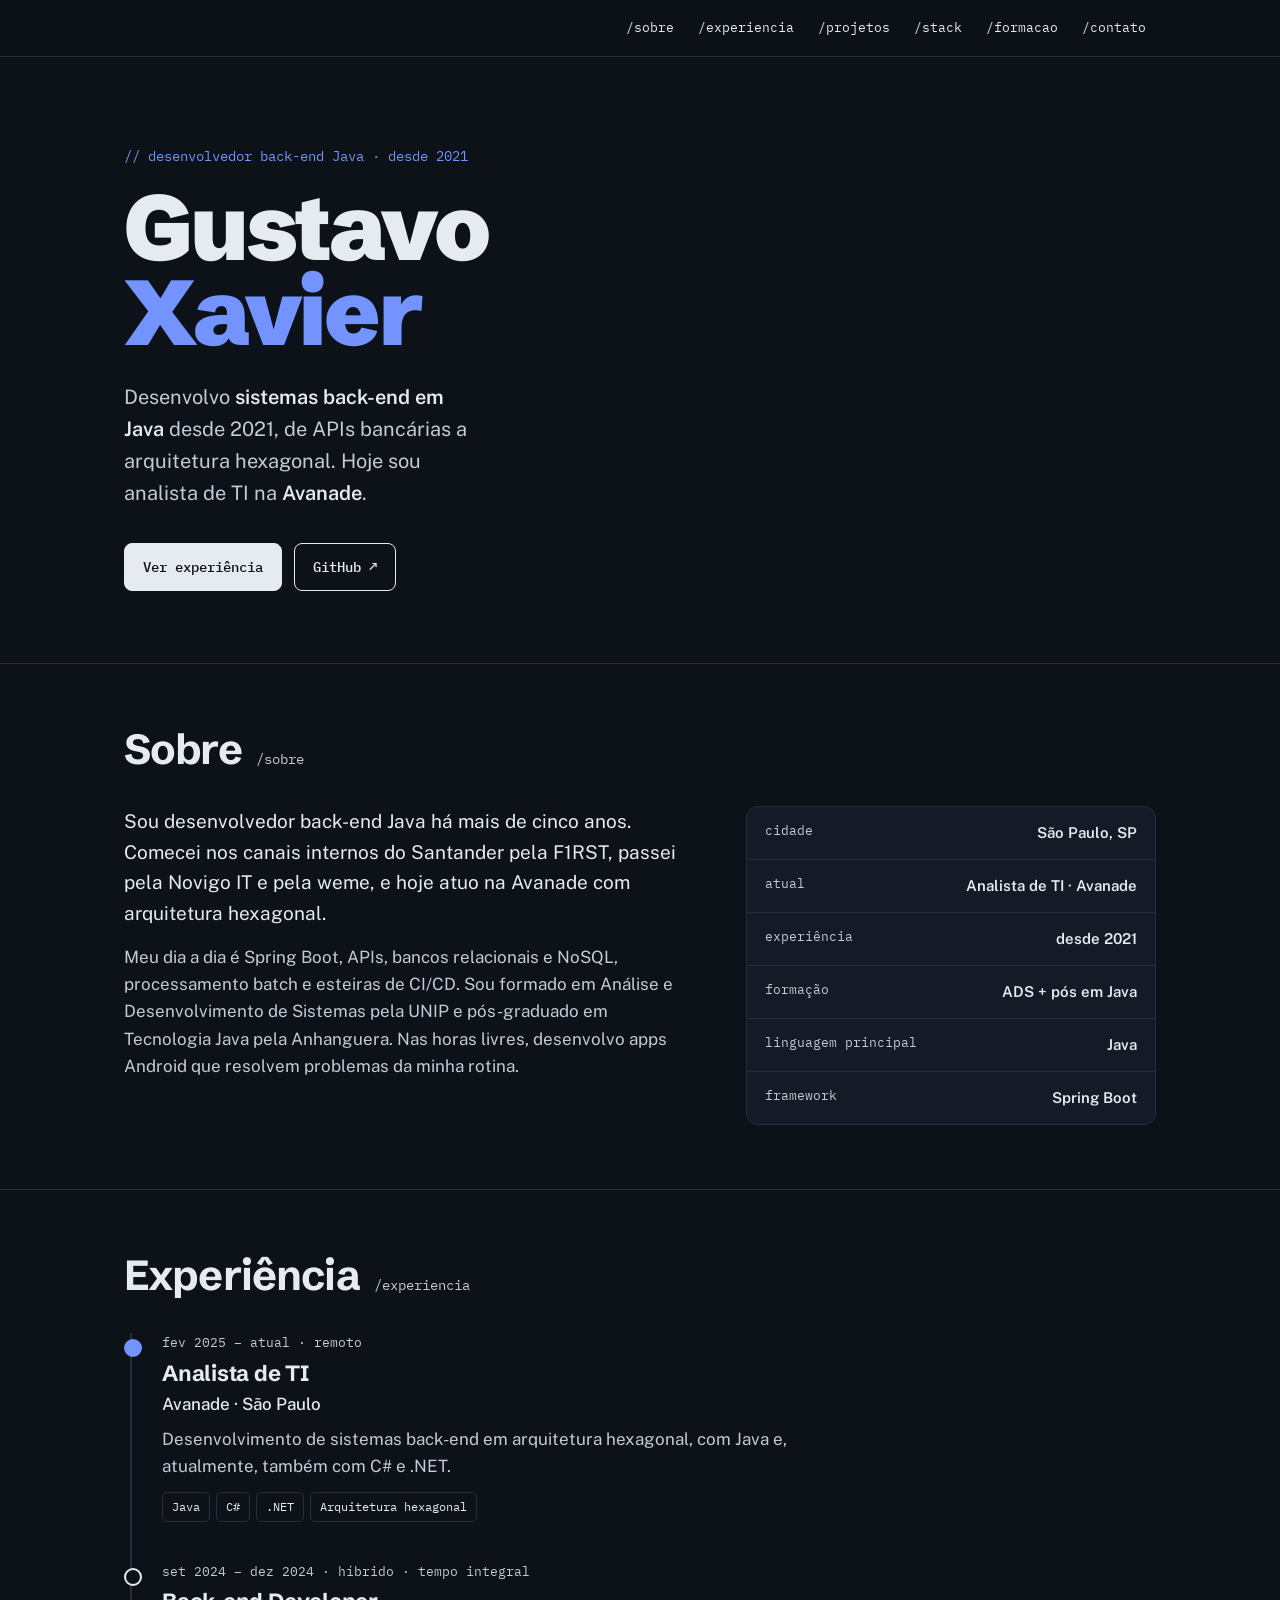
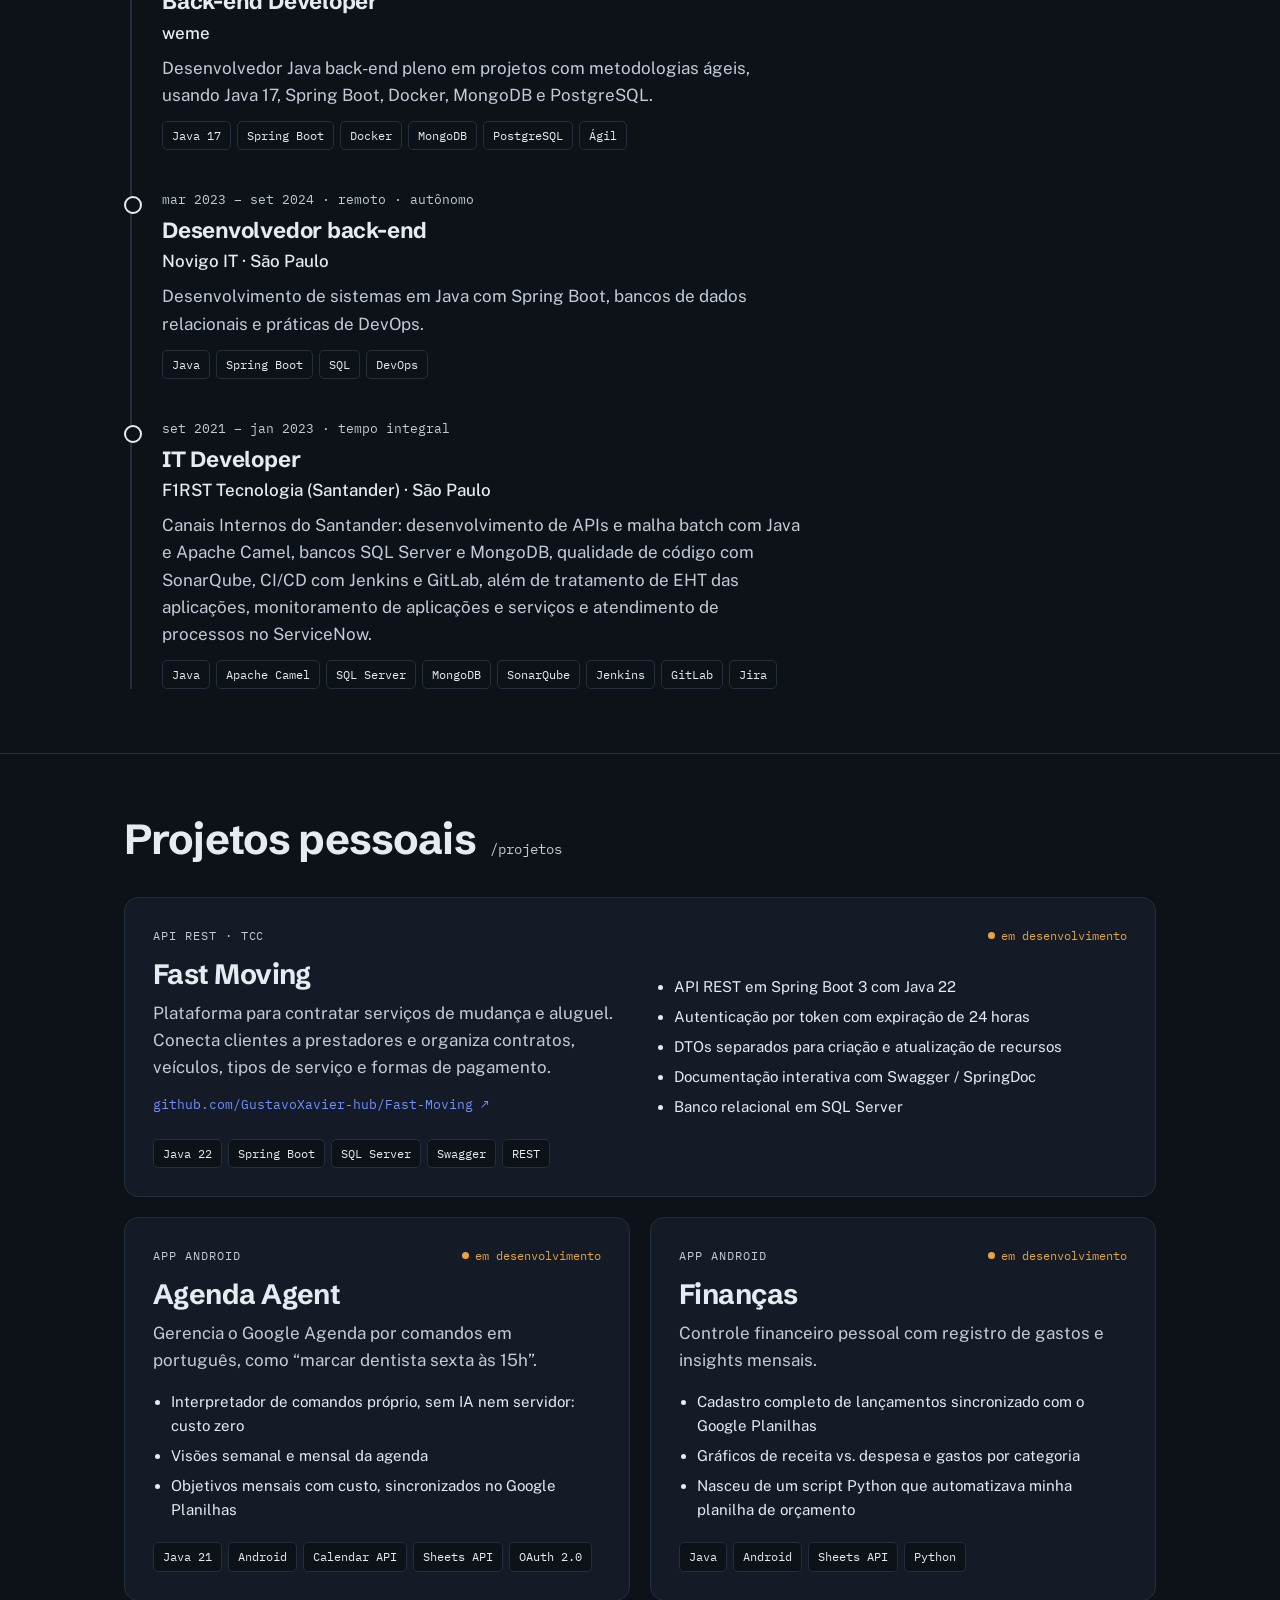
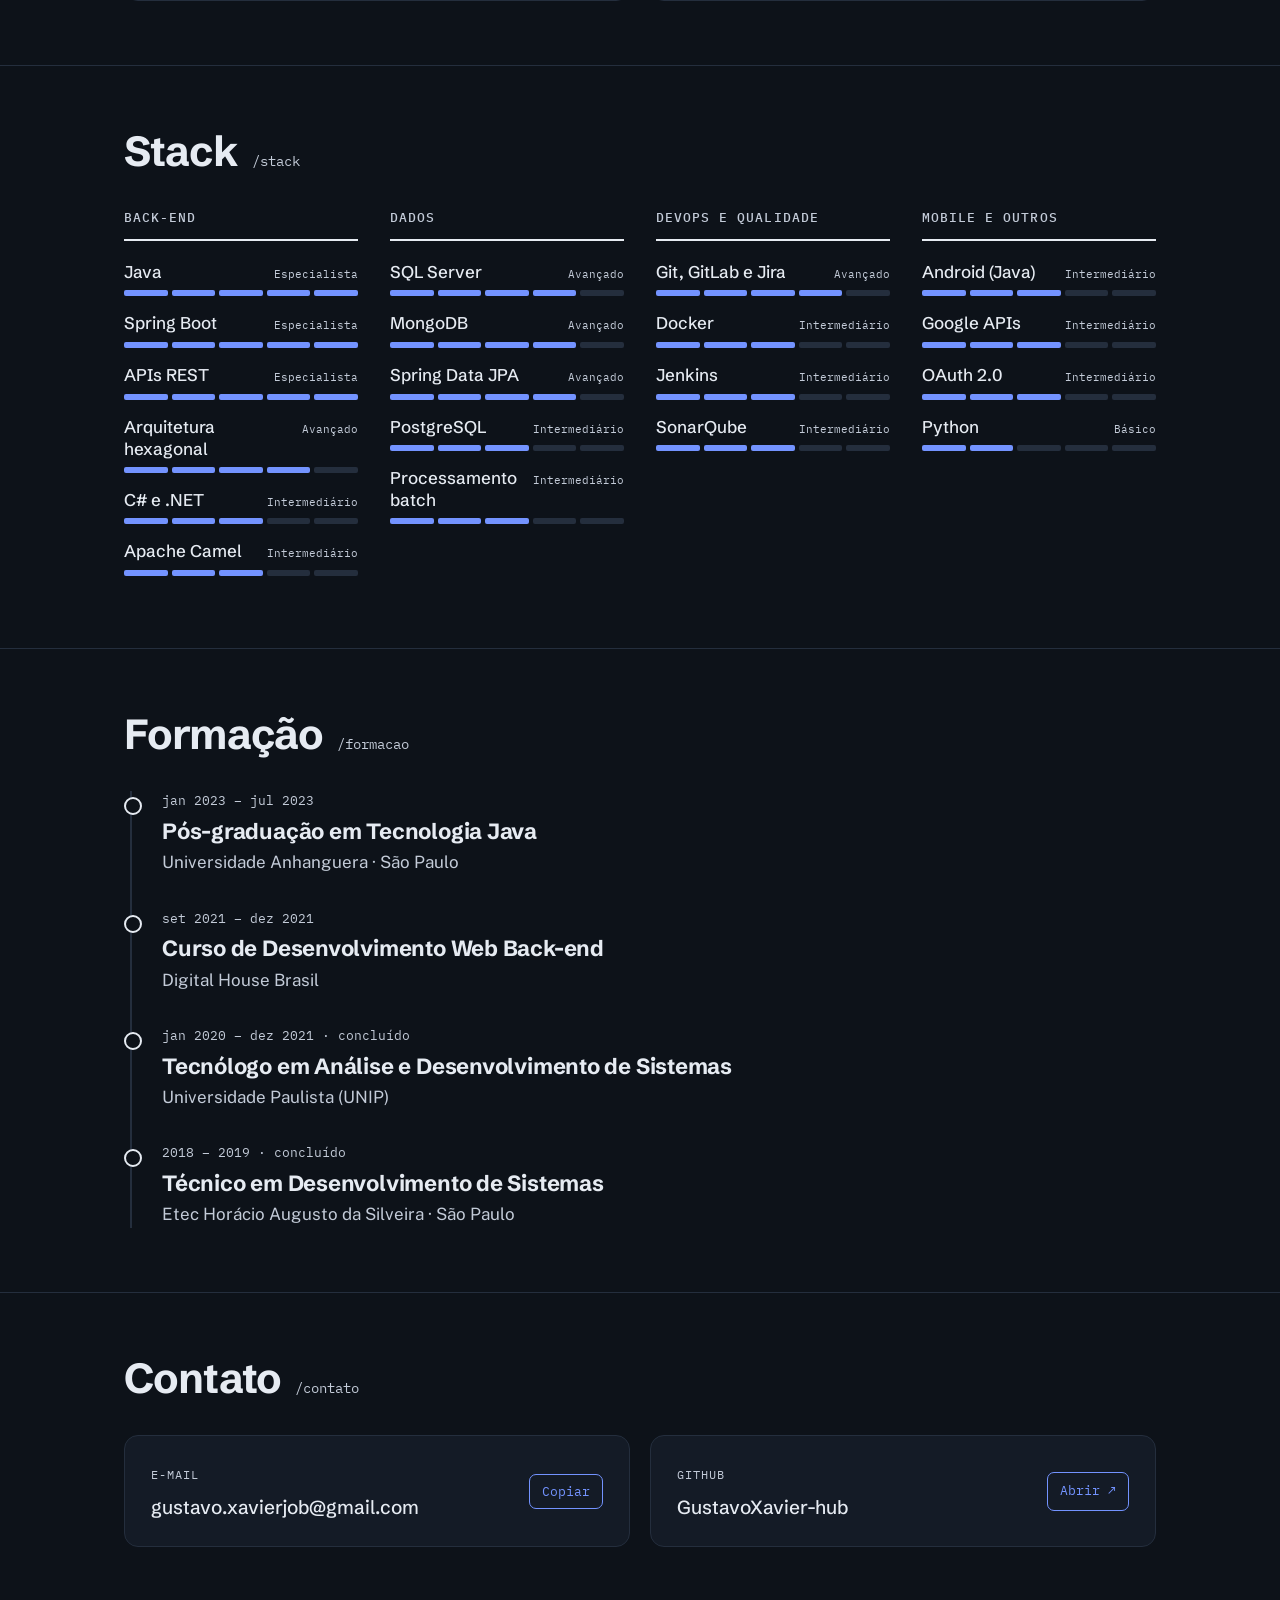
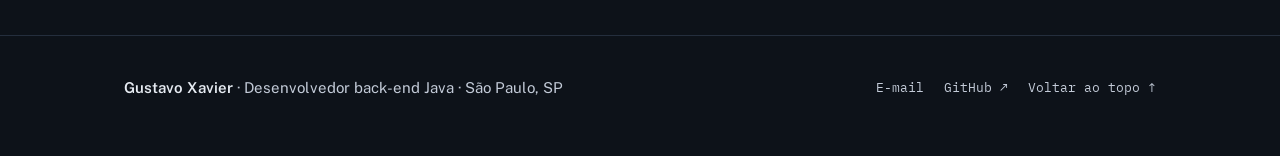
<file: index.html>
<!DOCTYPE html>
<html lang="pt-BR">
<head>
<meta charset="UTF-8">
<meta name="viewport" content="width=device-width, initial-scale=1">
<title>Gustavo Xavier — Desenvolvedor Java</title>
<link rel="preconnect" href="https://fonts.googleapis.com">
<link rel="preconnect" href="https://fonts.gstatic.com" crossorigin>
<link href="https://fonts.googleapis.com/css2?family=Schibsted+Grotesk:wght@500;700;900&family=Public+Sans:wght@400;500;600&family=IBM+Plex+Mono:wght@400;500;600&display=swap" rel="stylesheet">
<link rel="stylesheet" href="style.css">
</head>
<body>

<header class="bar">
  <div class="wrap">
    <nav aria-label="Seções">
      <a href="#sobre">/sobre</a>
      <a href="#experiencia">/experiencia</a>
      <a href="#projetos">/projetos</a>
      <a href="#stack">/stack</a>
      <a href="#formacao">/formacao</a>
      <a href="#contato">/contato</a>
    </nav>
  </div>
</header>

<main>
  <section class="hero">
    <div class="wrap">
      <div>
        <p class="hello">// desenvolvedor back-end Java · desde 2021</p>
        <h1>Gustavo<span>Xavier</span></h1>
        <p class="lede">Desenvolvo <strong>sistemas back-end em Java</strong> desde 2021, de APIs bancárias a arquitetura hexagonal. Hoje sou analista de TI na <strong>Avanade</strong>.</p>
        <div class="cta">
          <a class="btn primary" href="#experiencia">Ver experiência</a>
          <a class="btn ghost" href="https://github.com/GustavoXavier-hub">GitHub ↗</a>
        </div>
      </div>
    </div>
  </section>

  <section class="res" id="sobre">
    <div class="wrap">
      <div class="endpoint"><h2>Sobre</h2><code>/sobre</code></div>
      <div class="about">
        <div>
          <p>Sou desenvolvedor back-end Java há mais de cinco anos. Comecei nos canais internos do Santander pela F1RST, passei pela Novigo IT e pela weme, e hoje atuo na Avanade com arquitetura hexagonal.</p>
          <p>Meu dia a dia é Spring Boot, APIs, bancos relacionais e NoSQL, processamento batch e esteiras de CI/CD. Sou formado em Análise e Desenvolvimento de Sistemas pela UNIP e pós-graduado em Tecnologia Java pela Anhanguera. Nas horas livres, desenvolvo apps Android que resolvem problemas da minha rotina.</p>
        </div>
        <ul class="facts">
          <li><span>cidade</span><b>São Paulo, SP</b></li>
          <li><span>atual</span><b>Analista de TI · Avanade</b></li>
          <li><span>experiência</span><b>desde 2021</b></li>
          <li><span>formação</span><b>ADS + pós em Java</b></li>
          <li><span>linguagem principal</span><b>Java</b></li>
          <li><span>framework</span><b>Spring Boot</b></li>
        </ul>
      </div>
    </div>
  </section>

  <section class="res" id="experiencia">
    <div class="wrap">
      <div class="endpoint"><h2>Experiência</h2><code>/experiencia</code></div>
      <ol class="timeline jobs">
        <li class="now">
          <p class="when">fev 2025 – atual · remoto</p>
          <h3>Analista de TI</h3>
          <p class="org">Avanade · São Paulo</p>
          <p class="desc">Desenvolvimento de sistemas back-end em arquitetura hexagonal, com Java e, atualmente, também com C# e .NET.</p>
          <div class="tags"><span class="tag">Java</span><span class="tag">C#</span><span class="tag">.NET</span><span class="tag">Arquitetura hexagonal</span></div>
        </li>
        <li>
          <p class="when">set 2024 – dez 2024 · híbrido · tempo integral</p>
          <h3>Back-end Developer</h3>
          <p class="org">weme</p>
          <p class="desc">Desenvolvedor Java back-end pleno em projetos com metodologias ágeis, usando Java 17, Spring Boot, Docker, MongoDB e PostgreSQL.</p>
          <div class="tags"><span class="tag">Java 17</span><span class="tag">Spring Boot</span><span class="tag">Docker</span><span class="tag">MongoDB</span><span class="tag">PostgreSQL</span><span class="tag">Ágil</span></div>
        </li>
        <li>
          <p class="when">mar 2023 – set 2024 · remoto · autônomo</p>
          <h3>Desenvolvedor back-end</h3>
          <p class="org">Novigo IT · São Paulo</p>
          <p class="desc">Desenvolvimento de sistemas em Java com Spring Boot, bancos de dados relacionais e práticas de DevOps.</p>
          <div class="tags"><span class="tag">Java</span><span class="tag">Spring Boot</span><span class="tag">SQL</span><span class="tag">DevOps</span></div>
        </li>
        <li>
          <p class="when">set 2021 – jan 2023 · tempo integral</p>
          <h3>IT Developer</h3>
          <p class="org">F1RST Tecnologia (Santander) · São Paulo</p>
          <p class="desc">Canais Internos do Santander: desenvolvimento de APIs e malha batch com Java e Apache Camel, bancos SQL Server e MongoDB, qualidade de código com SonarQube, CI/CD com Jenkins e GitLab, além de tratamento de EHT das aplicações, monitoramento de aplicações e serviços e atendimento de processos no ServiceNow.</p>
          <div class="tags"><span class="tag">Java</span><span class="tag">Apache Camel</span><span class="tag">SQL Server</span><span class="tag">MongoDB</span><span class="tag">SonarQube</span><span class="tag">Jenkins</span><span class="tag">GitLab</span><span class="tag">Jira</span></div>
        </li>
      </ol>
    </div>
  </section>

  <section class="res" id="projetos">
    <div class="wrap">
      <div class="endpoint"><h2>Projetos pessoais</h2><code>/projetos</code></div>
      <div class="projects">

        <article class="proj feature">
          <div class="top"><span class="kind">API REST · TCC</span><span class="state">em desenvolvimento</span></div>
          <div class="cols">
            <div>
              <h3>Fast Moving</h3>
              <p>Plataforma para contratar serviços de mudança e aluguel. Conecta clientes a prestadores e organiza contratos, veículos, tipos de serviço e formas de pagamento.</p>
              <a class="repo" href="https://github.com/GustavoXavier-hub/Fast-Moving">github.com/GustavoXavier-hub/Fast-Moving ↗</a>
            </div>
            <ul class="points">
              <li>API REST em Spring Boot 3 com Java 22</li>
              <li>Autenticação por token com expiração de 24 horas</li>
              <li>DTOs separados para criação e atualização de recursos</li>
              <li>Documentação interativa com Swagger / SpringDoc</li>
              <li>Banco relacional em SQL Server</li>
            </ul>
          </div>
          <div class="tags"><span class="tag">Java 22</span><span class="tag">Spring Boot</span><span class="tag">SQL Server</span><span class="tag">Swagger</span><span class="tag">REST</span></div>
        </article>

        <article class="proj">
          <div class="top"><span class="kind">App Android</span><span class="state">em desenvolvimento</span></div>
          <h3>Agenda Agent</h3>
          <p>Gerencia o Google Agenda por comandos em português, como “marcar dentista sexta às 15h”.</p>
          <ul class="points">
            <li>Interpretador de comandos próprio, sem IA nem servidor: custo zero</li>
            <li>Visões semanal e mensal da agenda</li>
            <li>Objetivos mensais com custo, sincronizados no Google Planilhas</li>
          </ul>
          <div class="tags"><span class="tag">Java 21</span><span class="tag">Android</span><span class="tag">Calendar API</span><span class="tag">Sheets API</span><span class="tag">OAuth 2.0</span></div>
        </article>

        <article class="proj">
          <div class="top"><span class="kind">App Android</span><span class="state">em desenvolvimento</span></div>
          <h3>Finanças</h3>
          <p>Controle financeiro pessoal com registro de gastos e insights mensais.</p>
          <ul class="points">
            <li>Cadastro completo de lançamentos sincronizado com o Google Planilhas</li>
            <li>Gráficos de receita vs. despesa e gastos por categoria</li>
            <li>Nasceu de um script Python que automatizava minha planilha de orçamento</li>
          </ul>
          <div class="tags"><span class="tag">Java</span><span class="tag">Android</span><span class="tag">Sheets API</span><span class="tag">Python</span></div>
        </article>

      </div>
    </div>
  </section>

  <section class="res" id="stack">
    <div class="wrap">
      <div class="endpoint"><h2>Stack</h2><code>/stack</code></div>
      <div class="stack">
        <div class="group"><h3>Back-end</h3><ul>
          <li><div class="sk"><span>Java</span><em>Especialista</em></div><div class="meter" role="img" aria-label="Java: Especialista, nível 5 de 5"><i class="on"></i><i class="on"></i><i class="on"></i><i class="on"></i><i class="on"></i></div></li>
          <li><div class="sk"><span>Spring Boot</span><em>Especialista</em></div><div class="meter" role="img" aria-label="Spring Boot: Especialista, nível 5 de 5"><i class="on"></i><i class="on"></i><i class="on"></i><i class="on"></i><i class="on"></i></div></li>
          <li><div class="sk"><span>APIs REST</span><em>Especialista</em></div><div class="meter" role="img" aria-label="APIs REST: Especialista, nível 5 de 5"><i class="on"></i><i class="on"></i><i class="on"></i><i class="on"></i><i class="on"></i></div></li>
          <li><div class="sk"><span>Arquitetura hexagonal</span><em>Avançado</em></div><div class="meter" role="img" aria-label="Arquitetura hexagonal: Avançado, nível 4 de 5"><i class="on"></i><i class="on"></i><i class="on"></i><i class="on"></i><i class=""></i></div></li>
          <li><div class="sk"><span>C# e .NET</span><em>Intermediário</em></div><div class="meter" role="img" aria-label="C# e .NET: Intermediário, nível 3 de 5"><i class="on"></i><i class="on"></i><i class="on"></i><i class=""></i><i class=""></i></div></li>
          <li><div class="sk"><span>Apache Camel</span><em>Intermediário</em></div><div class="meter" role="img" aria-label="Apache Camel: Intermediário, nível 3 de 5"><i class="on"></i><i class="on"></i><i class="on"></i><i class=""></i><i class=""></i></div></li>
        </ul></div>
        <div class="group"><h3>Dados</h3><ul>
          <li><div class="sk"><span>SQL Server</span><em>Avançado</em></div><div class="meter" role="img" aria-label="SQL Server: Avançado, nível 4 de 5"><i class="on"></i><i class="on"></i><i class="on"></i><i class="on"></i><i class=""></i></div></li>
          <li><div class="sk"><span>MongoDB</span><em>Avançado</em></div><div class="meter" role="img" aria-label="MongoDB: Avançado, nível 4 de 5"><i class="on"></i><i class="on"></i><i class="on"></i><i class="on"></i><i class=""></i></div></li>
          <li><div class="sk"><span>Spring Data JPA</span><em>Avançado</em></div><div class="meter" role="img" aria-label="Spring Data JPA: Avançado, nível 4 de 5"><i class="on"></i><i class="on"></i><i class="on"></i><i class="on"></i><i class=""></i></div></li>
          <li><div class="sk"><span>PostgreSQL</span><em>Intermediário</em></div><div class="meter" role="img" aria-label="PostgreSQL: Intermediário, nível 3 de 5"><i class="on"></i><i class="on"></i><i class="on"></i><i class=""></i><i class=""></i></div></li>
          <li><div class="sk"><span>Processamento batch</span><em>Intermediário</em></div><div class="meter" role="img" aria-label="Processamento batch: Intermediário, nível 3 de 5"><i class="on"></i><i class="on"></i><i class="on"></i><i class=""></i><i class=""></i></div></li>
        </ul></div>
        <div class="group"><h3>DevOps e qualidade</h3><ul>
          <li><div class="sk"><span>Git, GitLab e Jira</span><em>Avançado</em></div><div class="meter" role="img" aria-label="Git, GitLab e Jira: Avançado, nível 4 de 5"><i class="on"></i><i class="on"></i><i class="on"></i><i class="on"></i><i class=""></i></div></li>
          <li><div class="sk"><span>Docker</span><em>Intermediário</em></div><div class="meter" role="img" aria-label="Docker: Intermediário, nível 3 de 5"><i class="on"></i><i class="on"></i><i class="on"></i><i class=""></i><i class=""></i></div></li>
          <li><div class="sk"><span>Jenkins</span><em>Intermediário</em></div><div class="meter" role="img" aria-label="Jenkins: Intermediário, nível 3 de 5"><i class="on"></i><i class="on"></i><i class="on"></i><i class=""></i><i class=""></i></div></li>
          <li><div class="sk"><span>SonarQube</span><em>Intermediário</em></div><div class="meter" role="img" aria-label="SonarQube: Intermediário, nível 3 de 5"><i class="on"></i><i class="on"></i><i class="on"></i><i class=""></i><i class=""></i></div></li>
        </ul></div>
        <div class="group"><h3>Mobile e outros</h3><ul>
          <li><div class="sk"><span>Android (Java)</span><em>Intermediário</em></div><div class="meter" role="img" aria-label="Android (Java): Intermediário, nível 3 de 5"><i class="on"></i><i class="on"></i><i class="on"></i><i class=""></i><i class=""></i></div></li>
          <li><div class="sk"><span>Google APIs</span><em>Intermediário</em></div><div class="meter" role="img" aria-label="Google APIs: Intermediário, nível 3 de 5"><i class="on"></i><i class="on"></i><i class="on"></i><i class=""></i><i class=""></i></div></li>
          <li><div class="sk"><span>OAuth 2.0</span><em>Intermediário</em></div><div class="meter" role="img" aria-label="OAuth 2.0: Intermediário, nível 3 de 5"><i class="on"></i><i class="on"></i><i class="on"></i><i class=""></i><i class=""></i></div></li>
          <li><div class="sk"><span>Python</span><em>Básico</em></div><div class="meter" role="img" aria-label="Python: Básico, nível 2 de 5"><i class="on"></i><i class="on"></i><i class=""></i><i class=""></i><i class=""></i></div></li>
        </ul></div>
      </div>
    </div>
  </section>

  <section class="res" id="formacao">
    <div class="wrap">
      <div class="endpoint"><h2>Formação</h2><code>/formacao</code></div>
      <ol class="timeline">
        <li>
          <p class="when">jan 2023 – jul 2023</p>
          <h3>Pós-graduação em Tecnologia Java</h3>
          <p>Universidade Anhanguera · São Paulo</p>
        </li>
        <li>
          <p class="when">set 2021 – dez 2021</p>
          <h3>Curso de Desenvolvimento Web Back-end</h3>
          <p>Digital House Brasil</p>
        </li>
        <li>
          <p class="when">jan 2020 – dez 2021 · concluído</p>
          <h3>Tecnólogo em Análise e Desenvolvimento de Sistemas</h3>
          <p>Universidade Paulista (UNIP)</p>
        </li>
        <li>
          <p class="when">2018 – 2019 · concluído</p>
          <h3>Técnico em Desenvolvimento de Sistemas</h3>
          <p>Etec Horácio Augusto da Silveira · São Paulo</p>
        </li>
      </ol>
    </div>
  </section>

  <section class="res" id="contato">
    <div class="wrap">
      <div class="endpoint"><h2>Contato</h2><code>/contato</code></div>
      <div class="contact">
        <div class="ch">
          <div><span>e-mail</span><b id="mail">gustavo.xavierjob@gmail.com</b></div>
          <button type="button" id="copy">Copiar</button>
        </div>
        <div class="ch">
          <div><span>GitHub</span><b>GustavoXavier-hub</b></div>
          <a href="https://github.com/GustavoXavier-hub">Abrir ↗</a>
        </div>
      </div>
    </div>
  </section>
</main>

<footer>
  <div class="wrap">
    <p><b>Gustavo Xavier</b> · Desenvolvedor back-end Java · São Paulo, SP</p>
    <nav aria-label="Links do rodapé">
      <a href="mailto:gustavo.xavierjob@gmail.com">E-mail</a>
      <a href="https://github.com/GustavoXavier-hub">GitHub ↗</a>
      <a href="#">Voltar ao topo ↑</a>
    </nav>
  </div>
</footer>

<script src="script.js"></script>
</body>
</html>
</file>
<file: style.css>
:root{
  --bg:#0D1219;
  --surface:#141B26;
  --ink:#E6EBF2;
  --text:#C3CBD8;
  --line:#242E3D;
  --cobalt:#7393FF;
  --cobalt-soft:rgba(115,147,255,.14);
  --amber:#E3A447;
  --code:#090D13;
  --display:"Schibsted Grotesk",system-ui,sans-serif;
  --body:"Public Sans",system-ui,sans-serif;
  --mono:"IBM Plex Mono",ui-monospace,monospace;
}
*{box-sizing:border-box;margin:0;padding:0}
html{color-scheme:dark}
html{scroll-behavior:smooth}
body{background:var(--bg);color:var(--ink);font-family:var(--body);font-size:17px;line-height:1.6;-webkit-font-smoothing:antialiased}
a{color:inherit}
:focus-visible{outline:2px solid var(--cobalt);outline-offset:3px;border-radius:4px}
.wrap{max-width:1080px;margin:0 auto;padding:0 24px}

/* barra superior: menu com as seções como endpoints */
.bar{position:sticky;top:0;z-index:5;background:rgba(13,18,25,.85);backdrop-filter:blur(8px);border-bottom:1px solid var(--line)}
.bar .wrap{display:flex;align-items:center;justify-content:flex-end;height:56px;gap:16px}
.bar nav{display:flex;gap:4px;overflow-x:auto}
.bar nav a{font-family:var(--mono);font-size:13px;text-decoration:none;color:var(--ink);padding:6px 10px;border-radius:6px;white-space:nowrap}
.bar nav a:hover{background:var(--surface);color:var(--ink)}

/* hero */
.hero{padding:88px 0 72px}
.hello{font-family:var(--mono);font-size:14px;color:var(--cobalt);margin-bottom:18px}
h1{font-family:var(--display);font-weight:900;font-size:clamp(52px,8vw,92px);line-height:.92;letter-spacing:-.035em}
h1 span{display:block;color:var(--cobalt)}
.lede{margin-top:26px;font-size:20px;color:var(--text);max-width:30ch}
.lede strong{color:var(--ink);font-weight:600}
.cta{display:flex;gap:12px;margin-top:34px;flex-wrap:wrap}
.btn{font-family:var(--mono);font-size:14px;font-weight:500;text-decoration:none;padding:12px 18px;border-radius:8px;border:1px solid var(--ink);display:inline-flex;align-items:center;gap:8px}
.btn.primary{background:var(--ink);color:var(--bg)}
.btn.primary:hover{background:var(--cobalt);border-color:var(--cobalt);color:var(--bg)}
.btn.ghost:hover{background:var(--surface)}

/* seções como endpoints */
section.res{padding:64px 0;border-top:1px solid var(--line)}
.endpoint{display:flex;align-items:baseline;gap:14px;margin-bottom:36px;flex-wrap:wrap}
.endpoint .method{background:var(--cobalt-soft);color:var(--cobalt)}
.endpoint h2{font-family:var(--display);font-weight:700;font-size:clamp(30px,4vw,42px);letter-spacing:-.02em;line-height:1}
.endpoint code{font-family:var(--mono);font-size:14px;color:var(--text)}

.about{display:grid;grid-template-columns:1.4fr 1fr;gap:48px}
.about p{font-size:19px;max-width:56ch}
.about p + p{margin-top:16px;color:var(--text);font-size:17px}
.facts{list-style:none;border:1px solid var(--line);border-radius:12px;background:var(--surface)}
.facts li{display:flex;justify-content:space-between;gap:16px;padding:14px 18px;font-size:15px}
.facts li + li{border-top:1px solid var(--line)}
.facts span{font-family:var(--mono);font-size:13px;color:var(--text)}
.facts b{font-weight:600;text-align:right}

.projects{display:grid;grid-template-columns:repeat(2,1fr);gap:20px}
.proj{background:var(--surface);border:1px solid var(--line);border-radius:14px;padding:28px;display:flex;flex-direction:column;transition:border-color .2s,transform .2s}
.proj:hover{border-color:var(--cobalt);transform:translateY(-2px)}
.proj.feature{grid-column:1 / -1}
.proj .top{display:flex;justify-content:space-between;align-items:center;gap:12px;margin-bottom:14px}
.kind{font-family:var(--mono);font-size:12px;color:var(--text);text-transform:uppercase;letter-spacing:.08em}
.state{font-family:var(--mono);font-size:12px;color:var(--amber);display:inline-flex;align-items:center;gap:6px}
.state::before{content:"";width:7px;height:7px;border-radius:50%;background:var(--amber)}
.proj h3{font-family:var(--display);font-weight:700;font-size:28px;letter-spacing:-.02em;line-height:1.1}
.proj p{margin-top:10px;color:var(--text)}
.proj ul.points{margin-top:16px;padding-left:18px;color:var(--ink);font-size:15px}
.proj ul.points li + li{margin-top:6px}
.feature .cols{display:grid;grid-template-columns:1fr 1fr;gap:32px}
.tags{display:flex;flex-wrap:wrap;gap:6px;margin-top:auto;padding-top:20px}
.tag{font-family:var(--mono);font-size:12px;padding:4px 9px;border-radius:5px;background:var(--bg);border:1px solid var(--line)}
.proj a.repo{font-family:var(--mono);font-size:13px;color:var(--cobalt);text-decoration:none;margin-top:14px;display:inline-block}
.proj a.repo:hover{text-decoration:underline}

.stack{display:grid;grid-template-columns:repeat(4,1fr);gap:32px}
.group h3{font-family:var(--mono);font-size:13px;font-weight:500;color:var(--text);text-transform:uppercase;letter-spacing:.08em;padding-bottom:10px;border-bottom:2px solid var(--ink);margin-bottom:12px}
.group ul{list-style:none}
.group li{padding:8px 0}
.sk{display:flex;justify-content:space-between;align-items:baseline;gap:8px}
.sk span{font-family:var(--display);font-weight:500;font-size:17px;line-height:1.3}
.sk em{font-style:normal;font-family:var(--mono);font-size:11px;color:var(--text)}
.meter{display:grid;grid-template-columns:repeat(5,1fr);gap:4px;margin-top:7px}
.meter i{height:6px;border-radius:2px;background:var(--line)}
.meter i.on{background:var(--cobalt)}
.stack .group{min-width:0}

.timeline{list-style:none;border-left:2px solid var(--line);margin-left:6px}
.timeline li{position:relative;padding:0 0 32px 30px}
.timeline li:last-child{padding-bottom:0}
.timeline li::before{content:"";position:absolute;left:-8px;top:6px;width:14px;height:14px;border-radius:50%;background:var(--bg);border:2px solid var(--ink)}
.timeline li.now::before{background:var(--cobalt);border-color:var(--cobalt)}
.timeline .when{font-family:var(--mono);font-size:13px;color:var(--text)}
.timeline h3{font-family:var(--display);font-weight:700;font-size:22px;letter-spacing:-.01em;margin-top:2px}
.timeline p{color:var(--text)}
.timeline .org{color:var(--ink);font-weight:500}
.timeline .desc{margin-top:8px;max-width:64ch}
.jobs .tags{padding-top:12px}
.jobs li{padding-bottom:40px}

.contact{display:grid;grid-template-columns:repeat(2,1fr);gap:20px}
.ch{background:var(--surface);border:1px solid var(--line);border-radius:14px;padding:24px 26px;display:flex;justify-content:space-between;align-items:center;gap:16px}
.ch span{font-family:var(--mono);font-size:12px;color:var(--text);text-transform:uppercase;letter-spacing:.08em}
.ch b{display:block;font-family:var(--display);font-weight:500;font-size:19px;margin-top:4px;word-break:break-all}
.ch a, .ch button{font-family:var(--mono);font-size:13px;color:var(--cobalt);background:none;border:1px solid var(--cobalt);border-radius:7px;padding:8px 12px;cursor:pointer;text-decoration:none;white-space:nowrap}
.ch a:hover, .ch button:hover{background:var(--cobalt);color:var(--bg)}

footer{padding:40px 0 56px;border-top:1px solid var(--line);margin-top:24px}
footer .wrap{display:flex;justify-content:space-between;align-items:center;flex-wrap:wrap;gap:16px 32px}
footer p{font-size:15px;color:var(--text)}
footer p b{color:var(--ink);font-weight:600}
footer nav{display:flex;flex-wrap:wrap;gap:20px}
footer nav a{font-family:var(--mono);font-size:13px;color:var(--text);text-decoration:none}
footer nav a:hover{color:var(--cobalt)}

@media (max-width:860px){
  .hero{padding:56px 0 48px}
  .about,.feature .cols,.contact{grid-template-columns:1fr}
  .projects{grid-template-columns:1fr}
  .stack{grid-template-columns:repeat(2,1fr);gap:28px}
  .bar{display:none}
}
@media (prefers-reduced-motion:reduce){
  html{scroll-behavior:auto}
  .proj{transition:none}
  .proj:hover{transform:none}
}
</file>
